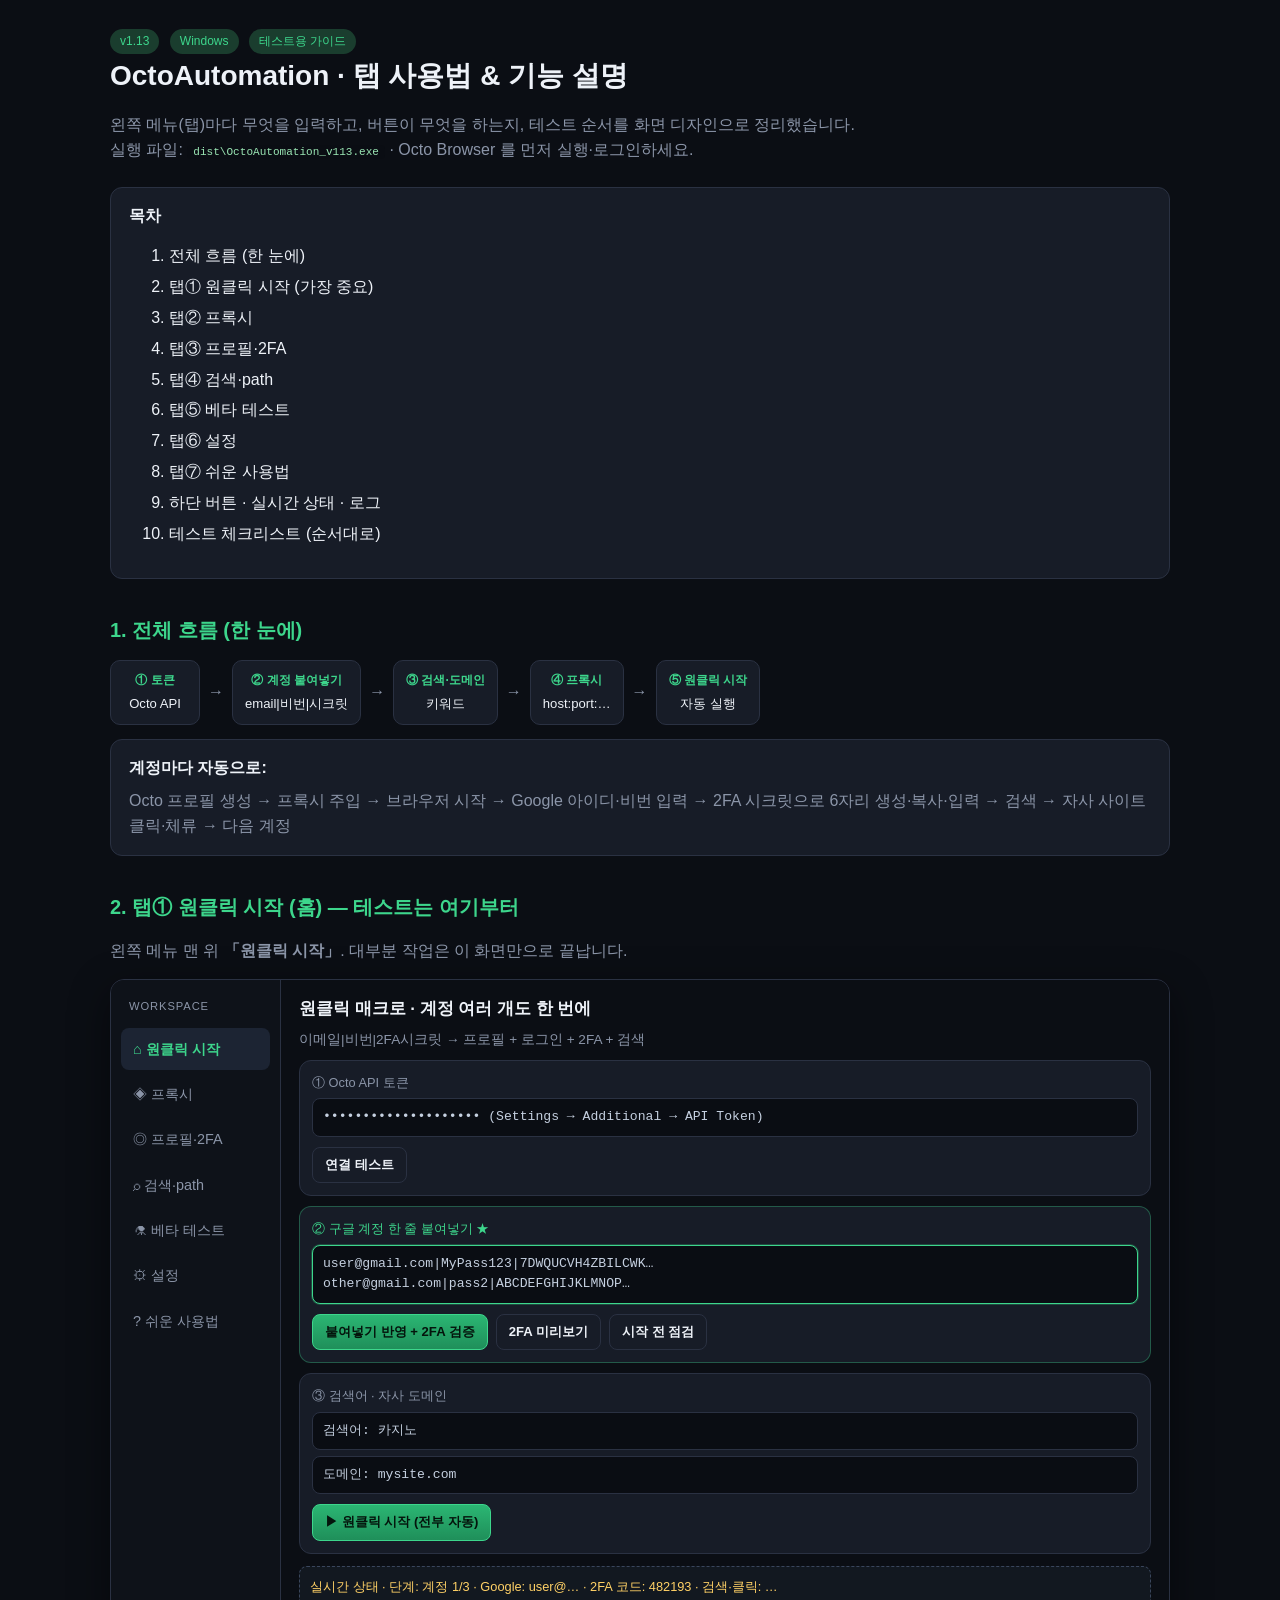
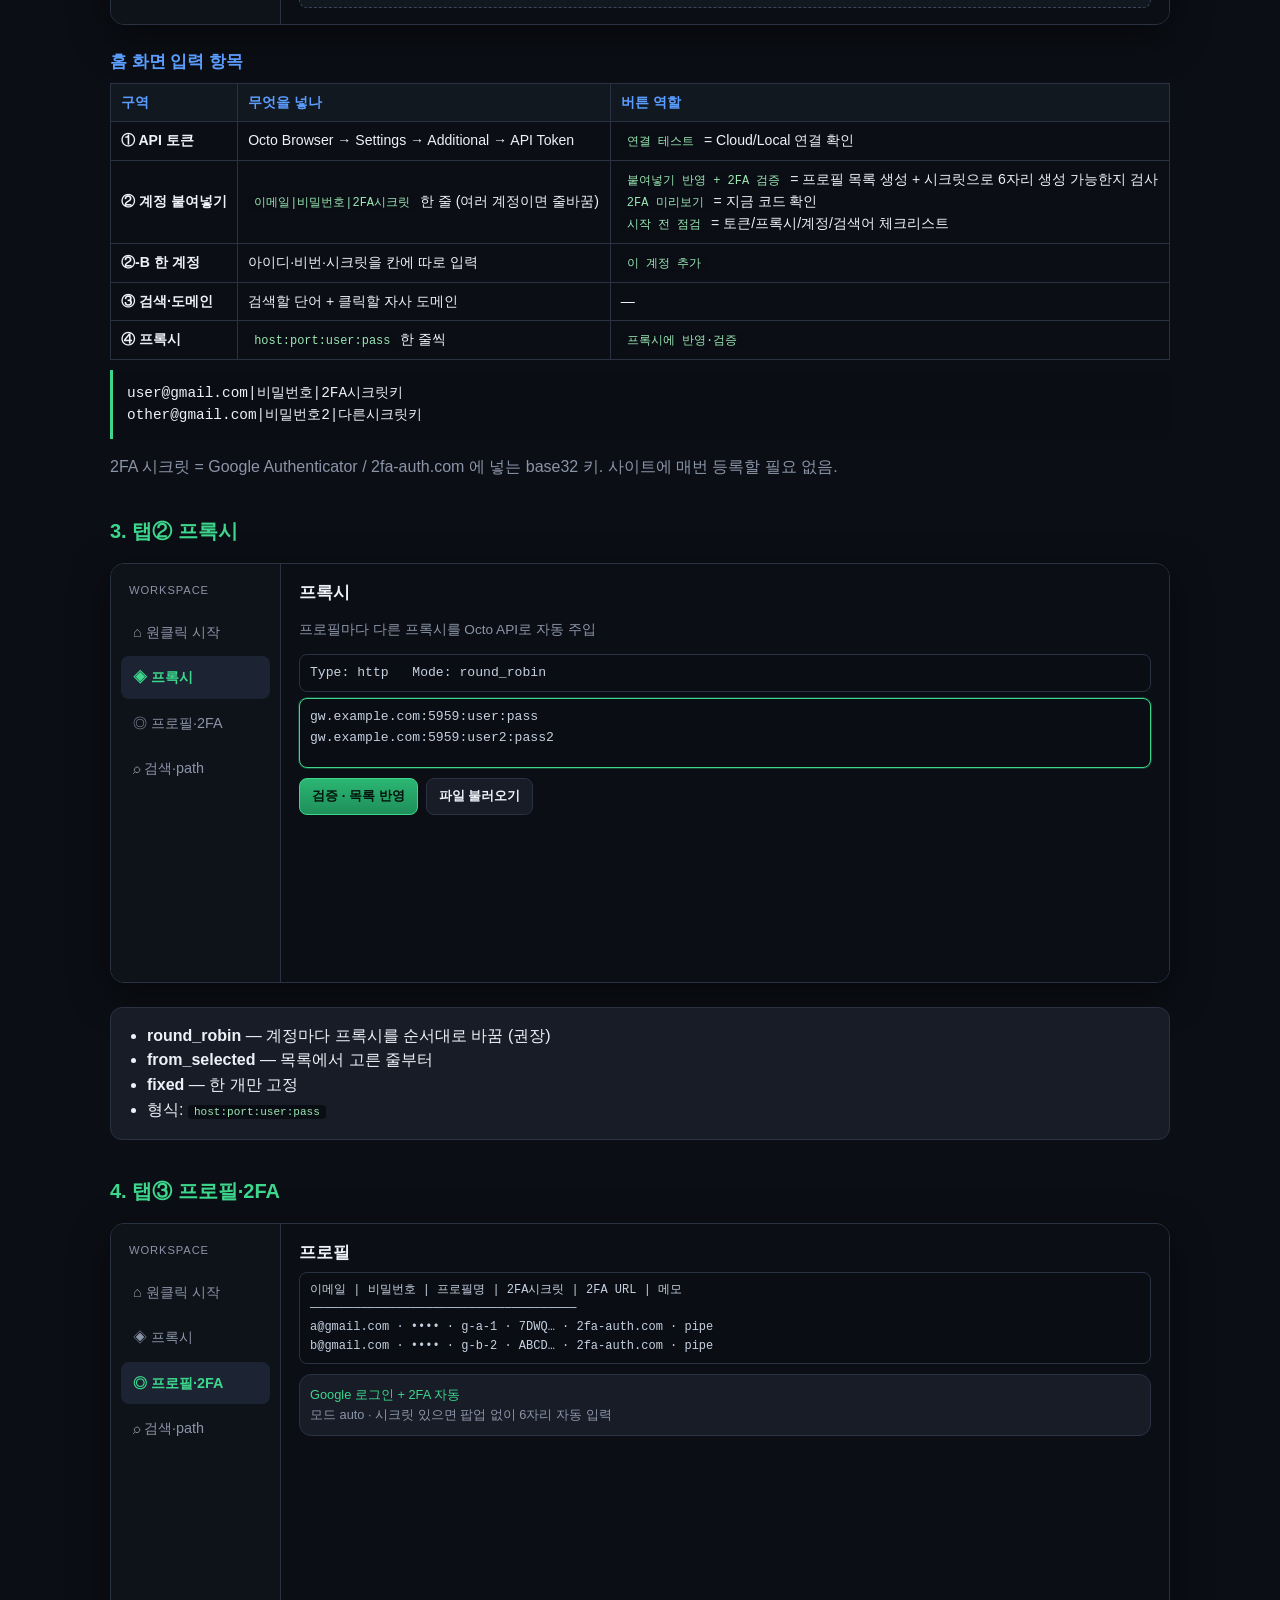
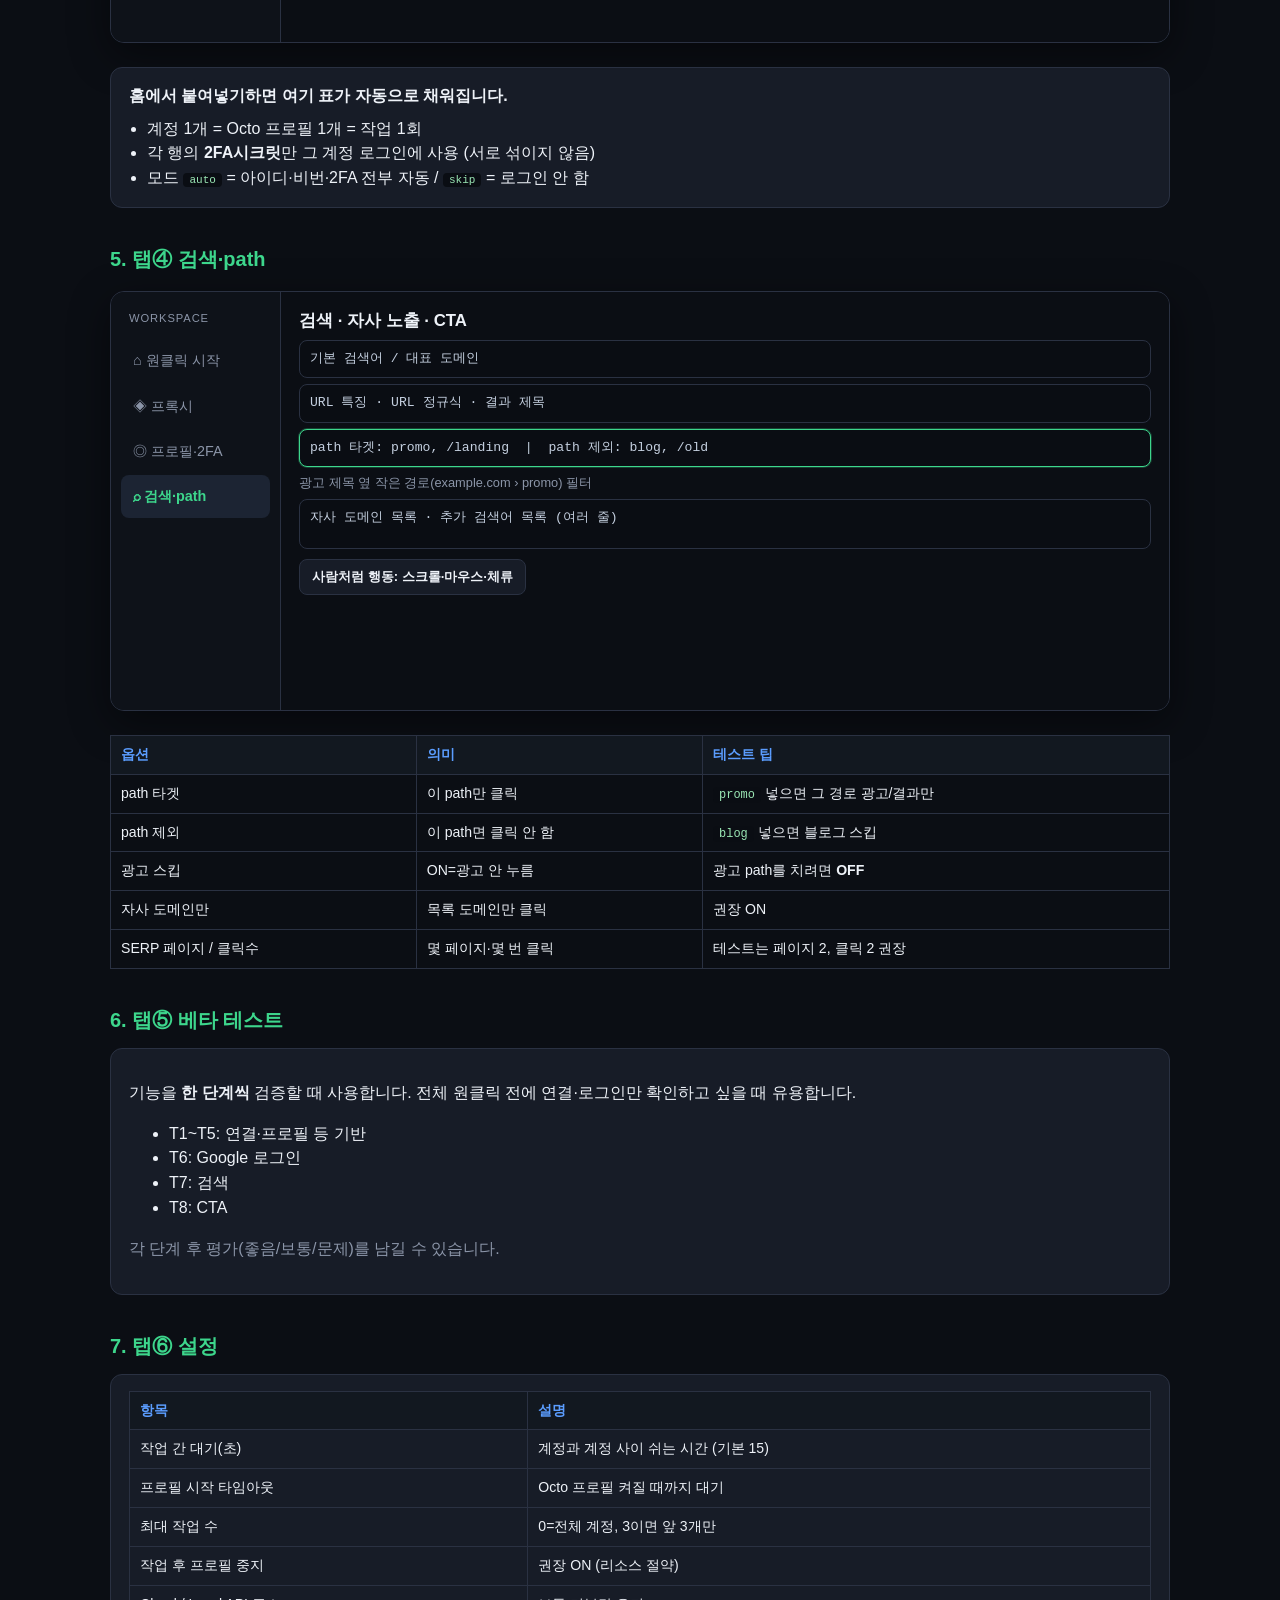
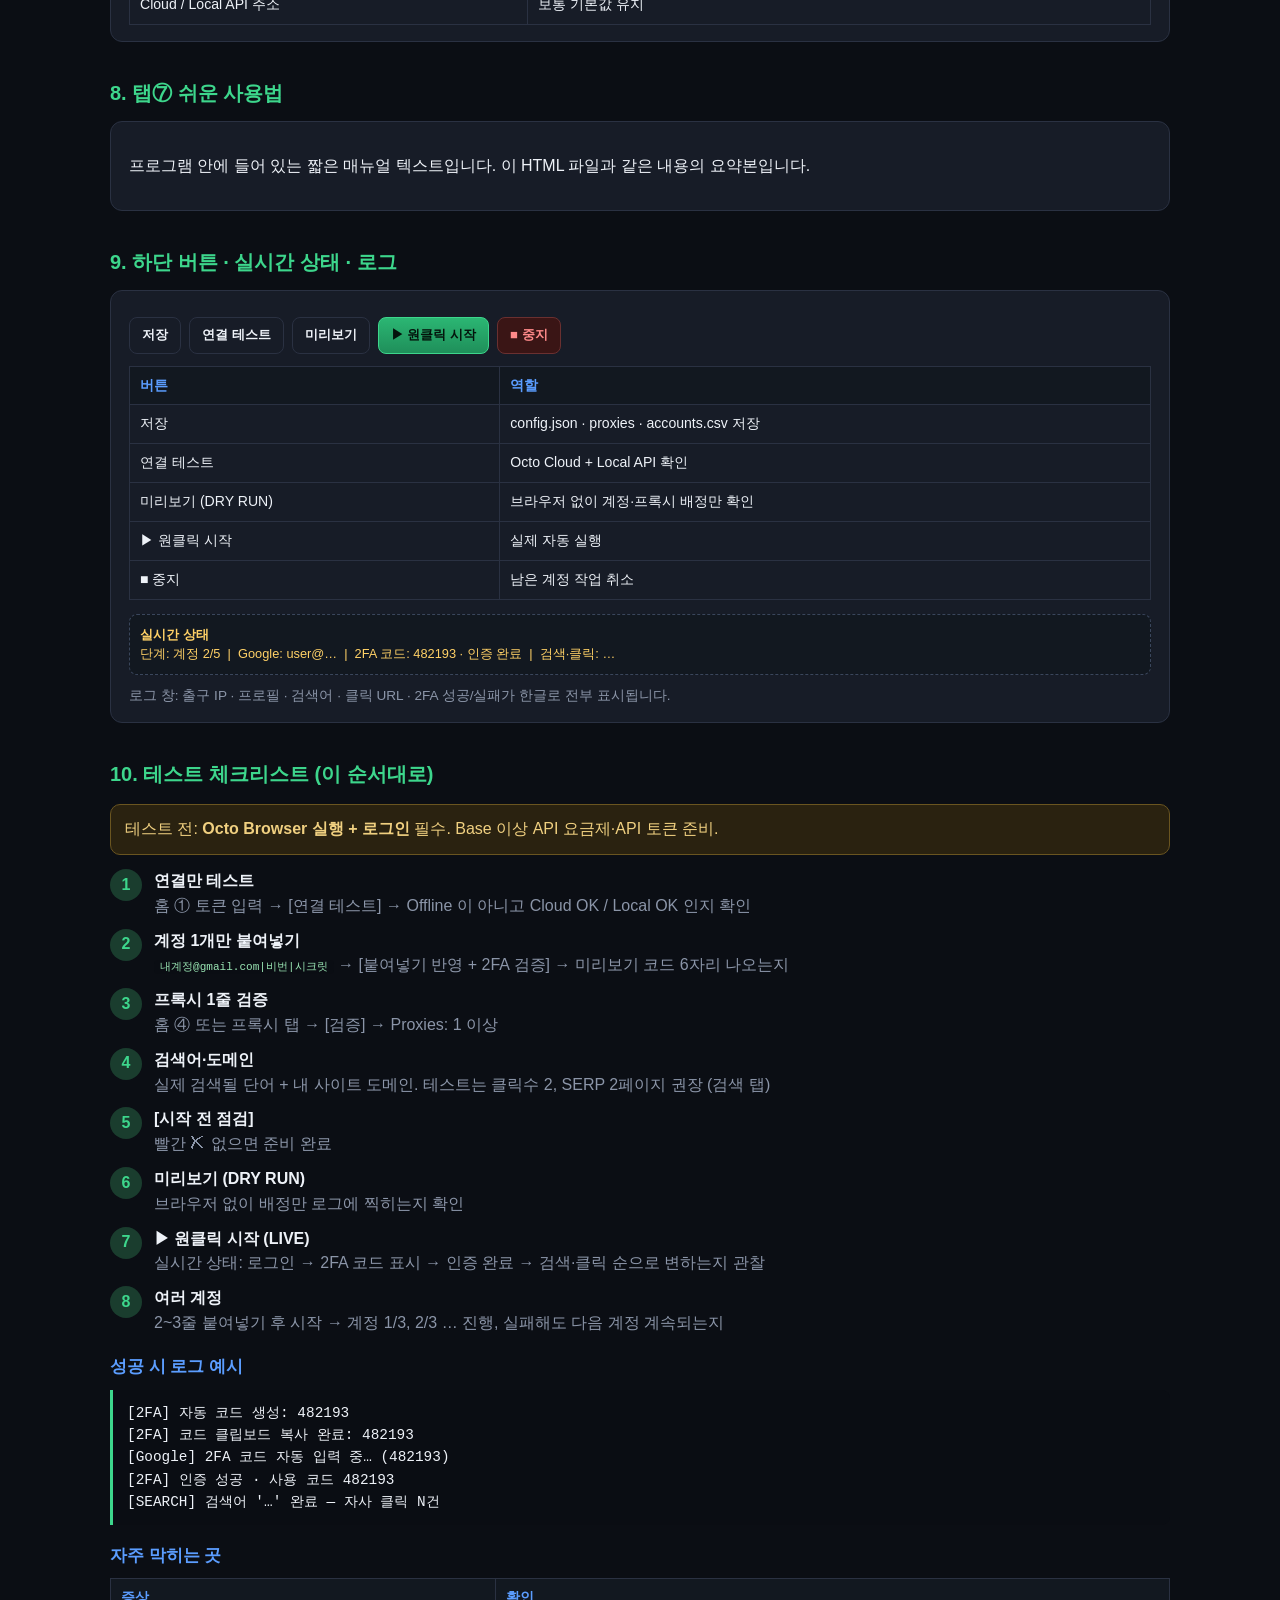
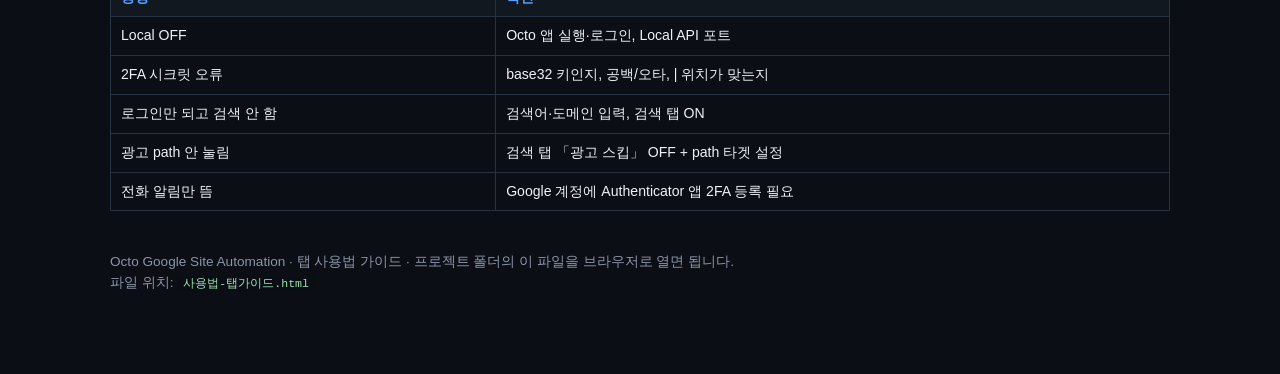
<file: 사용법-탭가이드.html>
<!DOCTYPE html>
<html lang="ko">
<head>
<meta charset="UTF-8" />
<meta name="viewport" content="width=device-width, initial-scale=1" />
<title>OctoAutomation 탭 사용법 · 테스트 가이드 v1.13</title>
<style>
  :root {
    --bg: #0b0e14;
    --chrome: #12161f;
    --sidebar: #0e1219;
    --card: #171c27;
    --border: #2a3142;
    --text: #eef2f8;
    --muted: #8b95a8;
    --accent: #3dd68c;
    --blue: #5b9dff;
    --warn: #f0b429;
    --danger: #ff6b6b;
    --input: #0a0d13;
    --hover: #1c2433;
  }
  * { box-sizing: border-box; }
  body {
    margin: 0;
    font-family: "Segoe UI", "Malgun Gothic", sans-serif;
    background: var(--bg);
    color: var(--text);
    line-height: 1.55;
  }
  .wrap { max-width: 1100px; margin: 0 auto; padding: 28px 20px 80px; }
  h1 { font-size: 1.75rem; margin: 0 0 8px; }
  h2 { font-size: 1.25rem; margin: 36px 0 12px; color: var(--accent); }
  h3 { font-size: 1.05rem; margin: 18px 0 8px; color: var(--blue); }
  p, li { color: var(--text); }
  .muted { color: var(--muted); }
  .lead { color: var(--muted); margin-bottom: 24px; }
  .badge {
    display: inline-block;
    background: #1a3d2e;
    color: var(--accent);
    font-size: 0.75rem;
    padding: 3px 10px;
    border-radius: 999px;
    margin-right: 6px;
  }
  .card {
    background: var(--card);
    border: 1px solid var(--border);
    border-radius: 12px;
    padding: 16px 18px;
    margin: 12px 0;
  }
  .grid2 { display: grid; grid-template-columns: 1fr 1fr; gap: 14px; }
  @media (max-width: 800px) { .grid2 { grid-template-columns: 1fr; } }

  /* App shell mock */
  .app {
    display: grid;
    grid-template-columns: 170px 1fr;
    border: 1px solid var(--border);
    border-radius: 14px;
    overflow: hidden;
    background: var(--chrome);
    margin: 16px 0 24px;
    min-height: 420px;
    box-shadow: 0 12px 40px rgba(0,0,0,.45);
  }
  .side {
    background: var(--sidebar);
    padding: 14px 10px;
    border-right: 1px solid var(--border);
  }
  .side .brand { font-size: 0.7rem; color: var(--muted); letter-spacing: .08em; margin: 4px 8px 12px; }
  .nav-item {
    display: block;
    padding: 10px 12px;
    margin: 3px 0;
    border-radius: 8px;
    color: var(--muted);
    font-size: 0.9rem;
    cursor: default;
  }
  .nav-item.active {
    background: var(--hover);
    color: var(--accent);
    font-weight: 700;
  }
  .main { padding: 16px 18px; background: var(--bg); }
  .main h4 { margin: 0 0 6px; font-size: 1.05rem; }
  .field {
    background: var(--input);
    border: 1px solid var(--border);
    border-radius: 8px;
    padding: 8px 10px;
    margin: 6px 0;
    font-family: Consolas, monospace;
    font-size: 0.82rem;
    color: #c5d0e0;
  }
  .field.hl { border-color: var(--accent); box-shadow: 0 0 0 1px rgba(61,214,140,.25); }
  .btn-row { display: flex; flex-wrap: wrap; gap: 8px; margin-top: 10px; }
  .btn {
    background: #1e2a22;
    border: 1px solid #2f5a44;
    color: var(--accent);
    padding: 7px 12px;
    border-radius: 8px;
    font-size: 0.82rem;
    font-weight: 600;
  }
  .btn.primary {
    background: linear-gradient(180deg, #2bb673, #1f8f5a);
    border-color: #3dd68c;
    color: #04140c;
  }
  .btn.ghost { background: var(--card); border-color: var(--border); color: var(--text); }
  .live {
    margin-top: 12px;
    padding: 10px;
    background: #121820;
    border: 1px dashed #3a465c;
    border-radius: 8px;
    font-size: 0.8rem;
    color: #ffd166;
  }
  .step {
    display: flex;
    gap: 12px;
    margin: 10px 0;
    align-items: flex-start;
  }
  .step .n {
    flex: 0 0 32px;
    height: 32px;
    border-radius: 50%;
    background: #1a3d2e;
    color: var(--accent);
    display: flex;
    align-items: center;
    justify-content: center;
    font-weight: 800;
  }
  .step .body { flex: 1; }
  table {
    width: 100%;
    border-collapse: collapse;
    font-size: 0.88rem;
  }
  th, td {
    border: 1px solid var(--border);
    padding: 8px 10px;
    text-align: left;
  }
  th { background: #121820; color: var(--blue); }
  code {
    background: #0a0d13;
    padding: 1px 6px;
    border-radius: 4px;
    color: #9ae6b4;
    font-size: 0.85em;
  }
  .pipe {
    background: #0a0d13;
    border-left: 3px solid var(--accent);
    padding: 12px 14px;
    font-family: Consolas, monospace;
    font-size: 0.9rem;
    margin: 10px 0;
    border-radius: 0 8px 8px 0;
  }
  .warn-box {
    background: #2a2210;
    border: 1px solid #6a5520;
    color: #f0d080;
    padding: 12px 14px;
    border-radius: 10px;
    margin: 14px 0;
  }
  .flow {
    display: flex;
    flex-wrap: wrap;
    gap: 8px;
    align-items: center;
    margin: 14px 0;
  }
  .flow .box {
    background: var(--card);
    border: 1px solid var(--border);
    padding: 10px 12px;
    border-radius: 10px;
    font-size: 0.82rem;
    text-align: center;
    min-width: 90px;
  }
  .flow .box strong { display: block; color: var(--accent); font-size: 0.75rem; margin-bottom: 4px; }
  .flow .arr { color: var(--muted); font-weight: 700; }
  footer { margin-top: 40px; color: var(--muted); font-size: 0.85rem; }
  a { color: var(--blue); }
  .toc a { text-decoration: none; color: var(--text); }
  .toc li { margin: 6px 0; }
</style>
</head>
<body>
<div class="wrap">

  <span class="badge">v1.13</span>
  <span class="badge">Windows</span>
  <span class="badge">테스트용 가이드</span>
  <h1>OctoAutomation · 탭 사용법 &amp; 기능 설명</h1>
  <p class="lead">
    왼쪽 메뉴(탭)마다 무엇을 입력하고, 버튼이 무엇을 하는지, 테스트 순서를 화면 디자인으로 정리했습니다.<br />
    실행 파일: <code>dist\OctoAutomation_v113.exe</code> · Octo Browser 를 먼저 실행·로그인하세요.
  </p>

  <div class="card toc">
    <strong>목차</strong>
    <ol>
      <li><a href="#flow">전체 흐름 (한 눈에)</a></li>
      <li><a href="#home">탭① 원클릭 시작 (가장 중요)</a></li>
      <li><a href="#proxies">탭② 프록시</a></li>
      <li><a href="#profiles">탭③ 프로필·2FA</a></li>
      <li><a href="#search">탭④ 검색·path</a></li>
      <li><a href="#beta">탭⑤ 베타 테스트</a></li>
      <li><a href="#settings">탭⑥ 설정</a></li>
      <li><a href="#guide">탭⑦ 쉬운 사용법</a></li>
      <li><a href="#bottom">하단 버튼 · 실시간 상태 · 로그</a></li>
      <li><a href="#test">테스트 체크리스트 (순서대로)</a></li>
    </ol>
  </div>

  <!-- FLOW -->
  <h2 id="flow">1. 전체 흐름 (한 눈에)</h2>
  <div class="flow">
    <div class="box"><strong>① 토큰</strong>Octo API</div>
    <span class="arr">→</span>
    <div class="box"><strong>② 계정 붙여넣기</strong>email|비번|시크릿</div>
    <span class="arr">→</span>
    <div class="box"><strong>③ 검색·도메인</strong>키워드</div>
    <span class="arr">→</span>
    <div class="box"><strong>④ 프록시</strong>host:port:…</div>
    <span class="arr">→</span>
    <div class="box"><strong>⑤ 원클릭 시작</strong>자동 실행</div>
  </div>
  <div class="card">
    <p style="margin:0"><strong>계정마다 자동으로:</strong></p>
    <p class="muted" style="margin:8px 0 0">
      Octo 프로필 생성 → 프록시 주입 → 브라우저 시작 → Google 아이디·비번 입력 →
      2FA 시크릿으로 6자리 생성·복사·입력 → 검색 → 자사 사이트 클릭·체류 → 다음 계정
    </p>
  </div>

  <!-- HOME -->
  <h2 id="home">2. 탭① 원클릭 시작 (홈) — 테스트는 여기부터</h2>
  <p class="muted">왼쪽 메뉴 맨 위 <strong>「원클릭 시작」</strong>. 대부분 작업은 이 화면만으로 끝납니다.</p>

  <div class="app">
    <div class="side">
      <div class="brand">WORKSPACE</div>
      <div class="nav-item active">⌂  원클릭 시작</div>
      <div class="nav-item">◈  프록시</div>
      <div class="nav-item">◎  프로필·2FA</div>
      <div class="nav-item">⌕  검색·path</div>
      <div class="nav-item">⚗  베타 테스트</div>
      <div class="nav-item">⚙  설정</div>
      <div class="nav-item">?  쉬운 사용법</div>
    </div>
    <div class="main">
      <h4>원클릭 매크로 · 계정 여러 개도 한 번에</h4>
      <p class="muted" style="margin:0 0 10px;font-size:0.85rem">이메일|비번|2FA시크릿 → 프로필 + 로그인 + 2FA + 검색</p>

      <div class="card" style="margin:0 0 10px;padding:12px">
        <div style="font-size:0.8rem;color:var(--muted)">① Octo API 토큰</div>
        <div class="field">•••••••••••••••••••• (Settings → Additional → API Token)</div>
        <div class="btn-row"><span class="btn ghost">연결 테스트</span></div>
      </div>

      <div class="card" style="margin:0 0 10px;padding:12px;border-color:#3dd68c55">
        <div style="font-size:0.8rem;color:var(--accent)">② 구글 계정 한 줄 붙여넣기 ★</div>
        <div class="field hl">
          user@gmail.com|MyPass123|7DWQUCVH4ZBILCWK…<br />
          other@gmail.com|pass2|ABCDEFGHIJKLMNOP…
        </div>
        <div class="btn-row">
          <span class="btn primary">붙여넣기 반영 + 2FA 검증</span>
          <span class="btn ghost">2FA 미리보기</span>
          <span class="btn ghost">시작 전 점검</span>
        </div>
      </div>

      <div class="card" style="margin:0;padding:12px">
        <div style="font-size:0.8rem;color:var(--muted)">③ 검색어 · 자사 도메인</div>
        <div class="field">검색어: 카지노</div>
        <div class="field">도메인: mysite.com</div>
        <div class="btn-row"><span class="btn primary">▶ 원클릭 시작 (전부 자동)</span></div>
      </div>

      <div class="live">
        실시간 상태 · 단계: 계정 1/3 · Google: user@… · 2FA 코드: 482193 · 검색·클릭: …
      </div>
    </div>
  </div>

  <h3>홈 화면 입력 항목</h3>
  <table>
    <tr><th>구역</th><th>무엇을 넣나</th><th>버튼 역할</th></tr>
    <tr>
      <td><strong>① API 토큰</strong></td>
      <td>Octo Browser → Settings → Additional → API Token</td>
      <td><code>연결 테스트</code> = Cloud/Local 연결 확인</td>
    </tr>
    <tr>
      <td><strong>② 계정 붙여넣기</strong></td>
      <td><code>이메일|비밀번호|2FA시크릿</code> 한 줄 (여러 계정이면 줄바꿈)</td>
      <td>
        <code>붙여넣기 반영 + 2FA 검증</code> = 프로필 목록 생성 + 시크릿으로 6자리 생성 가능한지 검사<br />
        <code>2FA 미리보기</code> = 지금 코드 확인<br />
        <code>시작 전 점검</code> = 토큰/프록시/계정/검색어 체크리스트
      </td>
    </tr>
    <tr>
      <td><strong>②-B 한 계정</strong></td>
      <td>아이디·비번·시크릿을 칸에 따로 입력</td>
      <td><code>이 계정 추가</code></td>
    </tr>
    <tr>
      <td><strong>③ 검색·도메인</strong></td>
      <td>검색할 단어 + 클릭할 자사 도메인</td>
      <td>—</td>
    </tr>
    <tr>
      <td><strong>④ 프록시</strong></td>
      <td><code>host:port:user:pass</code> 한 줄씩</td>
      <td><code>프록시에 반영·검증</code></td>
    </tr>
  </table>

  <div class="pipe">
    user@gmail.com|비밀번호|2FA시크릿키<br />
    other@gmail.com|비밀번호2|다른시크릿키
  </div>
  <p class="muted">2FA 시크릿 = Google Authenticator / 2fa-auth.com 에 넣는 base32 키. 사이트에 매번 등록할 필요 없음.</p>

  <!-- PROXIES -->
  <h2 id="proxies">3. 탭② 프록시</h2>
  <div class="app">
    <div class="side">
      <div class="brand">WORKSPACE</div>
      <div class="nav-item">⌂  원클릭 시작</div>
      <div class="nav-item active">◈  프록시</div>
      <div class="nav-item">◎  프로필·2FA</div>
      <div class="nav-item">⌕  검색·path</div>
    </div>
    <div class="main">
      <h4>프록시</h4>
      <p class="muted" style="font-size:0.85rem">프로필마다 다른 프록시를 Octo API로 자동 주입</p>
      <div class="field">Type: http &nbsp; Mode: round_robin</div>
      <div class="field hl" style="min-height:70px">
        gw.example.com:5959:user:pass<br />
        gw.example.com:5959:user2:pass2
      </div>
      <div class="btn-row">
        <span class="btn primary">검증 · 목록 반영</span>
        <span class="btn ghost">파일 불러오기</span>
      </div>
    </div>
  </div>
  <div class="card">
    <ul style="margin:0;padding-left:18px">
      <li><strong>round_robin</strong> — 계정마다 프록시를 순서대로 바꿈 (권장)</li>
      <li><strong>from_selected</strong> — 목록에서 고른 줄부터</li>
      <li><strong>fixed</strong> — 한 개만 고정</li>
      <li>형식: <code>host:port:user:pass</code></li>
    </ul>
  </div>

  <!-- PROFILES -->
  <h2 id="profiles">4. 탭③ 프로필·2FA</h2>
  <div class="app">
    <div class="side">
      <div class="brand">WORKSPACE</div>
      <div class="nav-item">⌂  원클릭 시작</div>
      <div class="nav-item">◈  프록시</div>
      <div class="nav-item active">◎  프로필·2FA</div>
      <div class="nav-item">⌕  검색·path</div>
    </div>
    <div class="main">
      <h4>프로필</h4>
      <div class="field" style="font-size:0.75rem">
        이메일 | 비밀번호 | 프로필명 | 2FA시크릿 | 2FA URL | 메모<br />
        ─────────────────────────────────────<br />
        a@gmail.com · •••• · g-a-1 · 7DWQ… · 2fa-auth.com · pipe<br />
        b@gmail.com · •••• · g-b-2 · ABCD… · 2fa-auth.com · pipe
      </div>
      <div class="card" style="margin:10px 0 0;padding:10px">
        <div style="font-size:0.8rem;color:var(--accent)">Google 로그인 + 2FA 자동</div>
        <div class="muted" style="font-size:0.8rem">모드 auto · 시크릿 있으면 팝업 없이 6자리 자동 입력</div>
      </div>
    </div>
  </div>
  <div class="card">
    <p style="margin:0 0 8px"><strong>홈에서 붙여넣기하면 여기 표가 자동으로 채워집니다.</strong></p>
    <ul style="margin:0;padding-left:18px" class="muted">
      <li>계정 1개 = Octo 프로필 1개 = 작업 1회</li>
      <li>각 행의 <strong>2FA시크릿</strong>만 그 계정 로그인에 사용 (서로 섞이지 않음)</li>
      <li>모드 <code>auto</code> = 아이디·비번·2FA 전부 자동 / <code>skip</code> = 로그인 안 함</li>
    </ul>
  </div>

  <!-- SEARCH -->
  <h2 id="search">5. 탭④ 검색·path</h2>
  <div class="app">
    <div class="side">
      <div class="brand">WORKSPACE</div>
      <div class="nav-item">⌂  원클릭 시작</div>
      <div class="nav-item">◈  프록시</div>
      <div class="nav-item">◎  프로필·2FA</div>
      <div class="nav-item active">⌕  검색·path</div>
    </div>
    <div class="main">
      <h4>검색 · 자사 노출 · CTA</h4>
      <div class="field">기본 검색어 / 대표 도메인</div>
      <div class="field">URL 특징 · URL 정규식 · 결과 제목</div>
      <div class="field hl">path 타겟: promo, /landing &nbsp;|&nbsp; path 제외: blog, /old</div>
      <div class="muted" style="font-size:0.8rem">광고 제목 옆 작은 경로(example.com › promo) 필터</div>
      <div class="field" style="min-height:50px">자사 도메인 목록 · 추가 검색어 목록 (여러 줄)</div>
      <div class="btn-row">
        <span class="btn ghost">사람처럼 행동: 스크롤·마우스·체류</span>
      </div>
    </div>
  </div>
  <table>
    <tr><th>옵션</th><th>의미</th><th>테스트 팁</th></tr>
    <tr><td>path 타겟</td><td>이 path만 클릭</td><td><code>promo</code> 넣으면 그 경로 광고/결과만</td></tr>
    <tr><td>path 제외</td><td>이 path면 클릭 안 함</td><td><code>blog</code> 넣으면 블로그 스킵</td></tr>
    <tr><td>광고 스킵</td><td>ON=광고 안 누름</td><td>광고 path를 치려면 <strong>OFF</strong></td></tr>
    <tr><td>자사 도메인만</td><td>목록 도메인만 클릭</td><td>권장 ON</td></tr>
    <tr><td>SERP 페이지 / 클릭수</td><td>몇 페이지·몇 번 클릭</td><td>테스트는 페이지 2, 클릭 2 권장</td></tr>
  </table>

  <!-- BETA -->
  <h2 id="beta">6. 탭⑤ 베타 테스트</h2>
  <div class="card">
    <p>기능을 <strong>한 단계씩</strong> 검증할 때 사용합니다. 전체 원클릭 전에 연결·로그인만 확인하고 싶을 때 유용합니다.</p>
    <ul>
      <li>T1~T5: 연결·프로필 등 기반</li>
      <li>T6: Google 로그인</li>
      <li>T7: 검색</li>
      <li>T8: CTA</li>
    </ul>
    <p class="muted">각 단계 후 평가(좋음/보통/문제)를 남길 수 있습니다.</p>
  </div>

  <!-- SETTINGS -->
  <h2 id="settings">7. 탭⑥ 설정</h2>
  <div class="card">
    <table>
      <tr><th>항목</th><th>설명</th></tr>
      <tr><td>작업 간 대기(초)</td><td>계정과 계정 사이 쉬는 시간 (기본 15)</td></tr>
      <tr><td>프로필 시작 타임아웃</td><td>Octo 프로필 켜질 때까지 대기</td></tr>
      <tr><td>최대 작업 수</td><td>0=전체 계정, 3이면 앞 3개만</td></tr>
      <tr><td>작업 후 프로필 중지</td><td>권장 ON (리소스 절약)</td></tr>
      <tr><td>Cloud / Local API 주소</td><td>보통 기본값 유지</td></tr>
    </table>
  </div>

  <!-- GUIDE -->
  <h2 id="guide">8. 탭⑦ 쉬운 사용법</h2>
  <div class="card">
    <p>프로그램 안에 들어 있는 짧은 매뉴얼 텍스트입니다. 이 HTML 파일과 같은 내용의 요약본입니다.</p>
  </div>

  <!-- BOTTOM -->
  <h2 id="bottom">9. 하단 버튼 · 실시간 상태 · 로그</h2>
  <div class="card">
    <div class="btn-row" style="margin-bottom:12px">
      <span class="btn ghost">저장</span>
      <span class="btn ghost">연결 테스트</span>
      <span class="btn ghost">미리보기</span>
      <span class="btn primary">▶ 원클릭 시작</span>
      <span class="btn" style="background:#3a1515;border-color:#6a3030;color:#ff8a8a">■ 중지</span>
    </div>
    <table>
      <tr><th>버튼</th><th>역할</th></tr>
      <tr><td>저장</td><td>config.json · proxies · accounts.csv 저장</td></tr>
      <tr><td>연결 테스트</td><td>Octo Cloud + Local API 확인</td></tr>
      <tr><td>미리보기 (DRY RUN)</td><td>브라우저 없이 계정·프록시 배정만 확인</td></tr>
      <tr><td>▶ 원클릭 시작</td><td>실제 자동 실행</td></tr>
      <tr><td>■ 중지</td><td>남은 계정 작업 취소</td></tr>
    </table>
    <div class="live" style="margin-top:14px">
      <strong>실시간 상태</strong><br />
      단계: 계정 2/5 &nbsp;|&nbsp; Google: user@… &nbsp;|&nbsp; 2FA 코드: 482193 · 인증 완료 &nbsp;|&nbsp; 검색·클릭: …
    </div>
    <p class="muted" style="margin:10px 0 0;font-size:0.85rem">
      로그 창: 출구 IP · 프로필 · 검색어 · 클릭 URL · 2FA 성공/실패가 한글로 전부 표시됩니다.
    </p>
  </div>

  <!-- TEST -->
  <h2 id="test">10. 테스트 체크리스트 (이 순서대로)</h2>
  <div class="warn-box">
    테스트 전: <strong>Octo Browser 실행 + 로그인</strong> 필수. Base 이상 API 요금제·API 토큰 준비.
  </div>

  <div class="step">
    <div class="n">1</div>
    <div class="body">
      <strong>연결만 테스트</strong><br />
      <span class="muted">홈 ① 토큰 입력 → [연결 테스트] → Offline 이 아니고 Cloud OK / Local OK 인지 확인</span>
    </div>
  </div>
  <div class="step">
    <div class="n">2</div>
    <div class="body">
      <strong>계정 1개만 붙여넣기</strong><br />
      <span class="muted"><code>내계정@gmail.com|비번|시크릿</code> → [붙여넣기 반영 + 2FA 검증] → 미리보기 코드 6자리 나오는지</span>
    </div>
  </div>
  <div class="step">
    <div class="n">3</div>
    <div class="body">
      <strong>프록시 1줄 검증</strong><br />
      <span class="muted">홈 ④ 또는 프록시 탭 → [검증] → Proxies: 1 이상</span>
    </div>
  </div>
  <div class="step">
    <div class="n">4</div>
    <div class="body">
      <strong>검색어·도메인</strong><br />
      <span class="muted">실제 검색될 단어 + 내 사이트 도메인. 테스트는 클릭수 2, SERP 2페이지 권장 (검색 탭)</span>
    </div>
  </div>
  <div class="step">
    <div class="n">5</div>
    <div class="body">
      <strong>[시작 전 점검]</strong><br />
      <span class="muted">빨간 ✗ 없으면 준비 완료</span>
    </div>
  </div>
  <div class="step">
    <div class="n">6</div>
    <div class="body">
      <strong>미리보기 (DRY RUN)</strong><br />
      <span class="muted">브라우저 없이 배정만 로그에 찍히는지 확인</span>
    </div>
  </div>
  <div class="step">
    <div class="n">7</div>
    <div class="body">
      <strong>▶ 원클릭 시작 (LIVE)</strong><br />
      <span class="muted">실시간 상태: 로그인 → 2FA 코드 표시 → 인증 완료 → 검색·클릭 순으로 변하는지 관찰</span>
    </div>
  </div>
  <div class="step">
    <div class="n">8</div>
    <div class="body">
      <strong>여러 계정</strong><br />
      <span class="muted">2~3줄 붙여넣기 후 시작 → 계정 1/3, 2/3 … 진행, 실패해도 다음 계정 계속되는지</span>
    </div>
  </div>

  <h3>성공 시 로그 예시</h3>
  <div class="pipe">
    [2FA] 자동 코드 생성: 482193<br />
    [2FA] 코드 클립보드 복사 완료: 482193<br />
    [Google] 2FA 코드 자동 입력 중… (482193)<br />
    [2FA] 인증 성공 · 사용 코드 482193<br />
    [SEARCH] 검색어 '…' 완료 — 자사 클릭 N건
  </div>

  <h3>자주 막히는 곳</h3>
  <table>
    <tr><th>증상</th><th>확인</th></tr>
    <tr><td>Local OFF</td><td>Octo 앱 실행·로그인, Local API 포트</td></tr>
    <tr><td>2FA 시크릿 오류</td><td>base32 키인지, 공백/오타, | 위치가 맞는지</td></tr>
    <tr><td>로그인만 되고 검색 안 함</td><td>검색어·도메인 입력, 검색 탭 ON</td></tr>
    <tr><td>광고 path 안 눌림</td><td>검색 탭 「광고 스킵」 OFF + path 타겟 설정</td></tr>
    <tr><td>전화 알림만 뜸</td><td>Google 계정에 Authenticator 앱 2FA 등록 필요</td></tr>
  </table>

  <footer>
    Octo Google Site Automation · 탭 사용법 가이드 · 프로젝트 폴더의 이 파일을 브라우저로 열면 됩니다.<br />
    파일 위치: <code>사용법-탭가이드.html</code>
  </footer>
</div>
</body>
</html>
</file>
